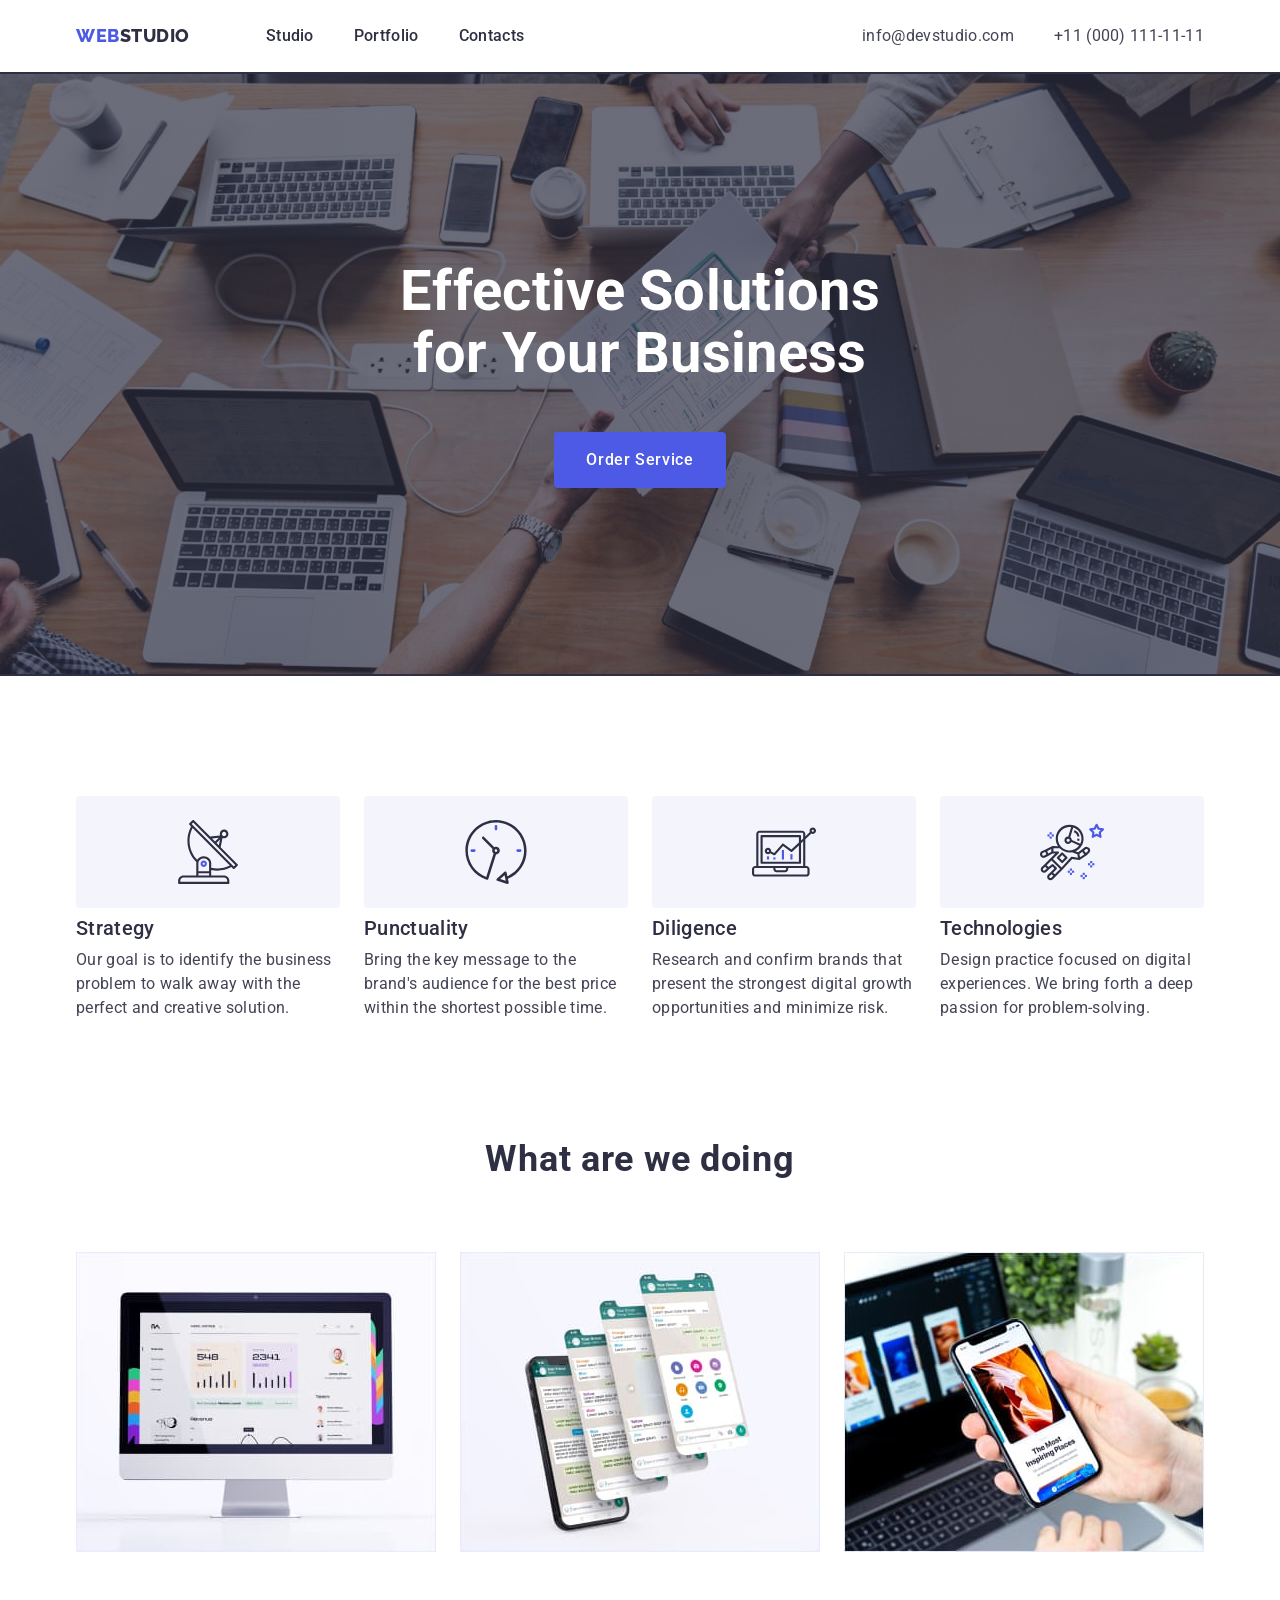
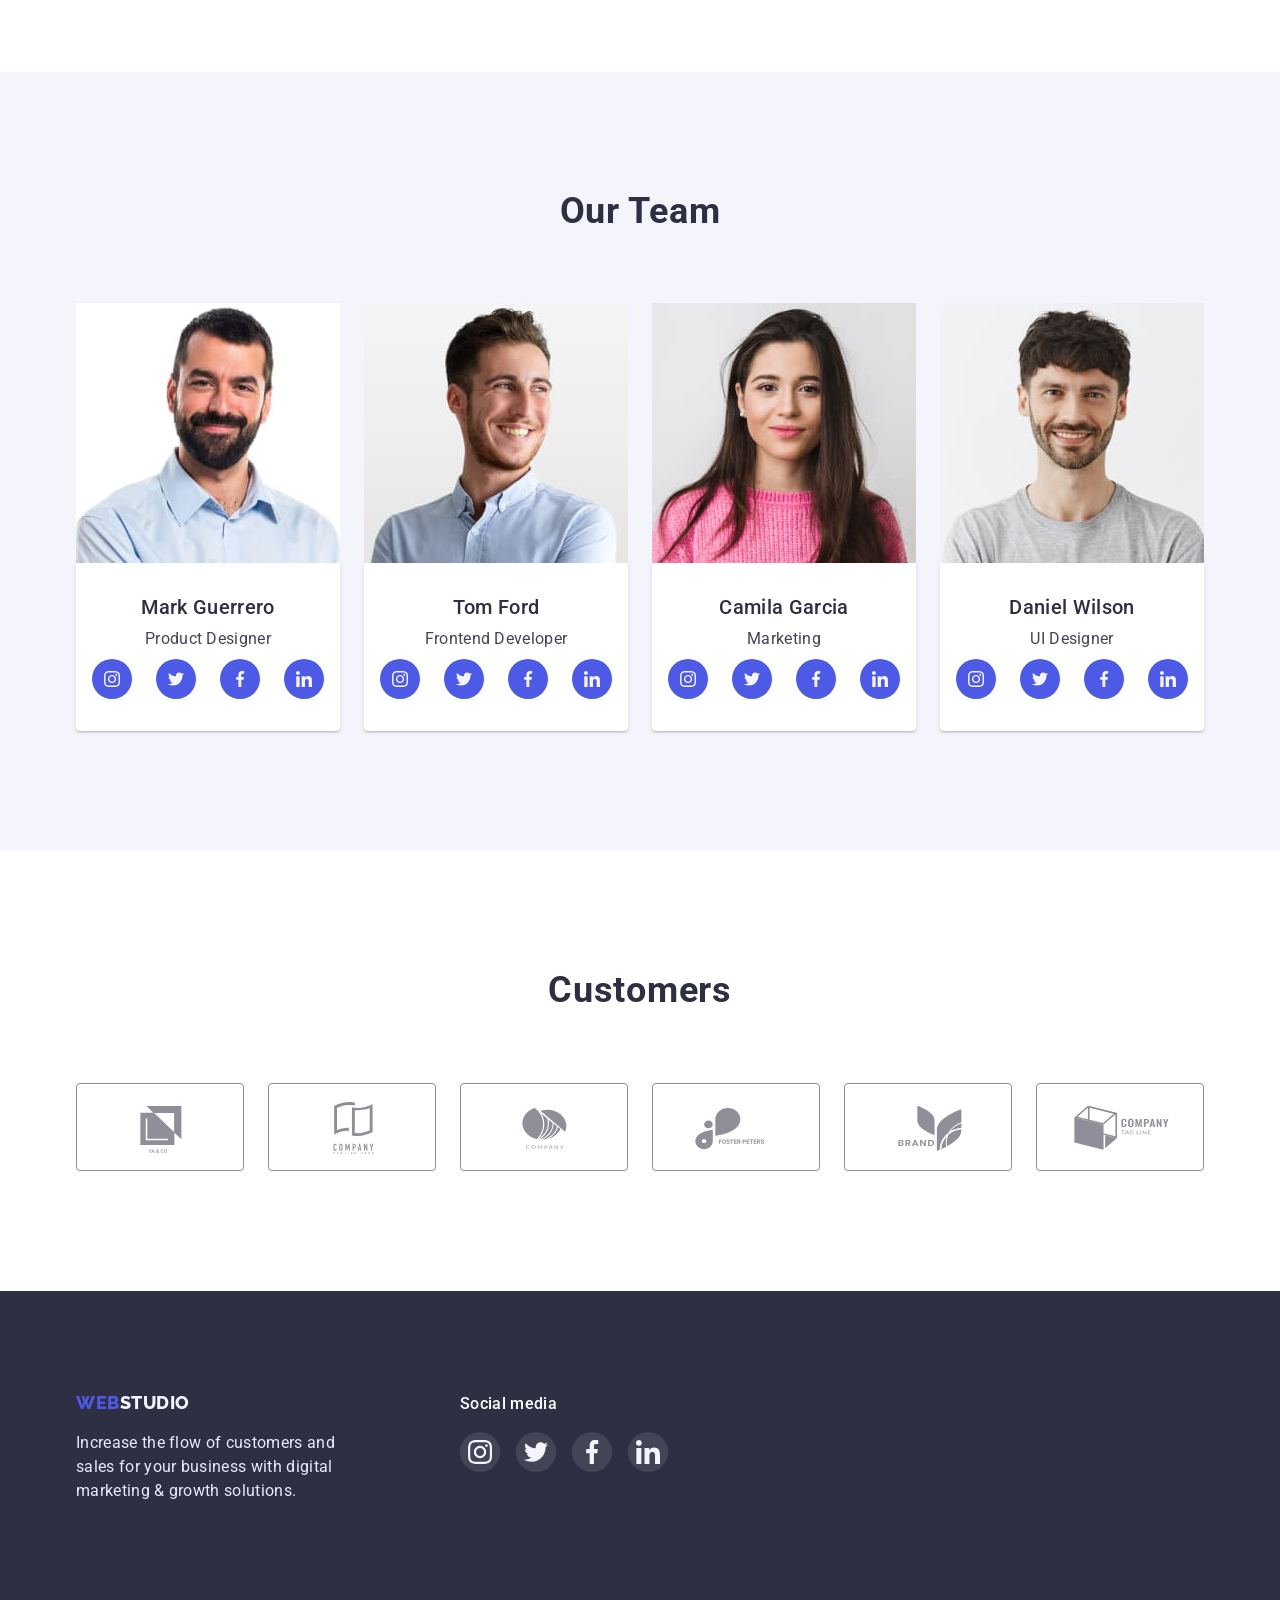
<file: index.html>
<!DOCTYPE html>
<html lang="en">
  <head>
    <meta charset="UTF-8" />
    <meta http-equiv="X-UA-Compatible" content="IE=edge" />
    <meta name="viewport" content="width=device-width, initial-scale=1.0" />
    <title>WebStudio</title>

    <link rel="preconnect" href="https://fonts.googleapis.com" />
    <link rel="preconnect" href="https://fonts.gstatic.com" crossorigin />
    <link
      href="https://fonts.googleapis.com/css2?family=Raleway:wght@800&family=Roboto:wght@400;500;700;900&display=swap"
      rel="stylesheet"
    />
    <link
      rel="stylesheet"
      href="https://cdn.jsdelivr.net/npm/modern-normalize@1.1.0/modern-normalize.min.css"
    />
    <link rel="stylesheet" href="./css/styles.css" />
  </head>
  <body>
    <!--header-->
    <header class="header">
      <div class="container heder-container">
        <nav class="nav">
          <a class="logo logo-header " href="">WEB<span class="logo-dark">STUDIO</span></a>
          <ul class="nav-list">
            <li class="nav-item"><a class="nav-link" href="">Studio</a></li>
            <li class="nav-item"><a class="nav-link" href="./portfolio.html">Portfolio</a></li>
            <li class="nav-item"><a class="nav-link" href="">Contacts</a></li>
          </ul>
        </nav>
        <address class="contact">
          <ul class="contact-list">
            <li class="contact-item">
              <a class="text contact-mail" href="mailto:info@devstudio.com">info@devstudio.com</a>
            </li>
            <li class="contact-item"><a class="text contact-tel" href="tel:+110001111111">+11 (000) 111-11-11</a></li>
          </ul>
        </address>
      </div>
    </header>
    <main>
      <!--hero-->
      <section class="hero">
        <div class="container">
          <h1 class="main-title">Effective Solutions for Your Business</h1>
          <button class="btn modal-btn" type="button">Order Service</button>
        </div>
      </section>

      <!--activity-company-->
      <section class="section activity-company">
        <div class="container">
          <h2 class="hidden-title">work</h2>
          <ul class="activity-company-list">
            <li class="activity-company-item">
              <div class="company-icon-box">
                <svg class="company-icon">
                  <use href="./images/icons.svg#antenna"></use>
                </svg>
              </div>
              <h3 class="suptitle activity-company-title">Strategy</h3>
              <p class="activity-company-text">
                Our goal is to identify the business problem to walk away with the perfect and
                creative solution.
              </p>
            </li>

            <li class="activity-company-item">
              <div class="company-icon-box">
                <svg class="company-icon">
                  <use href="./images/icons.svg#clock"></use>
                </svg>
              </div>
              <h3 class="suptitle activity-company-title">Punctuality</h3>
              <p class="activity-company-text">
                Bring the key message to the brand's audience for the best price within the shortest
                possible time.
              </p>
            </li>

            <li class="activity-company-item">
              <div class="company-icon-box">
                <svg class="company-icon">
                  <use href="./images/icons.svg#diagram"></use>
                </svg>
              </div>
              <h3 class="suptitle activity-company-title">Diligence</h3>
              <p class="activity-company-text">
                Research and confirm brands that present the strongest digital growth opportunities
                and minimize risk.
              </p>
            </li>

            <li class="activity-company-item">
              <div class="company-icon-box">
                <svg class="company-icon">
                  <use href="./images/icons.svg#astronaut"></use>
                </svg>
              </div>
              <h3 class="suptitle activity-company-title">Technologies</h3>
              <p class="activity-company-text">
                Design practice focused on digital experiences. We bring forth a deep passion for
                problem-solving.
              </p>
            </li>
          </ul>
        </div>
      </section>

      <!--work-->
      <section class="section our-work">
        <div class="container">
          <h2 class="title our-work-title">What are we doing</h2>
          <ul class="our-work-list">
            <li class="our-work-item">
              <img class="our-work-img" src="./images/job/pc.jpg" alt="photo" width="360" />
            </li>

            <li class="our-work-item">
              <img class="our-work-img" src="./images/job/telephone.jpg" alt="photo" width="360" />
            </li>

            <li class="our-work-item">
              <img class="our-work-img" src="./images/job/laptop.jpg" alt="photo" width="360" />
            </li>
          </ul>
        </div>
      </section>

      <!--team-->
      <section class="section team">
        <div class="container">
          <h2 class="title team-title">Our Team</h2>
          <ul class="team-list">
            <li class="team-item">
              <img class="team-img" src="./images/team/Product.jpg" alt="photo" width="264" />
              <div class="card-content card-team">
                <h3 class="suptitle developer-name">Mark Guerrero</h3>
                <p class="developer-descriptions">Product Designer</p>
                <ul class="social-list">
                  <li class="social-item">
                    <a href="" class="social-link">
                      <svg class="social-icon">
                        <use href="./images/icons.svg#instagram"></use>
                      </svg>
                    </a>
                  </li>
                  <li class="social-item">
                    <a href="" class="social-link">
                      <svg class="social-icon">
                        <use href="./images/icons.svg#twitter"></use>
                      </svg>
                    </a>
                  </li>
                  <li class="social-item">
                    <a href="" class="social-link">
                      <svg class="social-icon">
                        <use href="./images/icons.svg#facebook"></use>
                      </svg>
                    </a>
                  </li>
                  <li class="social-item">
                    <a href="" class="social-link">
                      <svg class="social-icon">
                        <use href="./images/icons.svg#linkedin"></use>
                      </svg>
                    </a>
                  </li>
                </ul>
              </div>
            </li>

            <li class="team-item">
              <img class="team-img" src="./images/team/Frontend.jpg" alt="photo" width="264" />
              <div class="card-content card-team">
                <h3 class="suptitle developer-name">Tom Ford</h3>
                <p class="developer-descriptions">Frontend Developer</p>
                <ul class="social-list">
                  <li class="social-item">
                    <a href="" class="social-link">
                      <svg class="social-icon">
                        <use href="./images/icons.svg#instagram"></use>
                      </svg>
                    </a>
                  </li>
                  <li class="social-item">
                    <a href="" class="social-link">
                      <svg class="social-icon">
                        <use href="./images/icons.svg#twitter"></use>
                      </svg>
                    </a>
                  </li>
                  <li class="social-item">
                    <a href="" class="social-link">
                      <svg class="social-icon">
                        <use href="./images/icons.svg#facebook"></use>
                      </svg>
                    </a>
                  </li>
                  <li class="social-item">
                    <a href="" class="social-link">
                      <svg class="social-icon">
                        <use href="./images/icons.svg#linkedin"></use>
                      </svg>
                    </a>
                  </li>
                </ul>
              </div>
            </li>

            <li class="team-item">
              <img class="team-img" src="./images/team/Marketing.jpg" alt="photo" width="264" />
              <div class="card-content card-team">
                <h3 class="suptitle developer-name">Camila Garcia</h3>
                <p class="developer-descriptions">Marketing</p>
                <ul class="social-list">
                  <li class="social-item">
                    <a href="" class="social-link">
                      <svg class="social-icon">
                        <use href="./images/icons.svg#instagram"></use>
                      </svg>
                    </a>
                  </li>
                  <li class="social-item">
                    <a href="" class="social-link">
                      <svg class="social-icon">
                        <use href="./images/icons.svg#twitter"></use>
                      </svg>
                    </a>
                  </li>
                  <li class="social-item">
                    <a href="" class="social-link">
                      <svg class="social-icon">
                        <use href="./images/icons.svg#facebook"></use>
                      </svg>
                    </a>
                  </li>
                  <li class="social-item">
                    <a href="" class="social-link">
                      <svg class="social-icon">
                        <use href="./images/icons.svg#linkedin"></use>
                      </svg>
                    </a>
                  </li>
                </ul>
              </div>
            </li>

            <li class="team-item">
              <img class="team-img" src="./images/team/UI.jpg" alt="photo" width="264" />
              <div class="card-content card-team">
                <h3 class="suptitle developer-name">Daniel Wilson</h3>
                <p class="developer-descriptions">UI Designer</p>
                <ul class="social-list">
                  <li class="social-item">
                    <a href="" class="social-link">
                      <svg class="social-icon">
                        <use href="./images/icons.svg#instagram"></use>
                      </svg>
                    </a>
                  </li>
                  <li class="social-item">
                    <a href="" class="social-link">
                      <svg class="social-icon">
                        <use href="./images/icons.svg#twitter"></use>
                      </svg>
                    </a>
                  </li>
                  <li class="social-item">
                    <a href="" class="social-link">
                      <svg class="social-icon">
                        <use href="./images/icons.svg#facebook"></use>
                      </svg>
                    </a>
                  </li>
                  <li class="social-item">
                    <a href="" class="social-link">
                      <svg class="social-icon">
                        <use href="./images/icons.svg#linkedin"></use>
                      </svg>
                    </a>
                  </li>
                </ul>
              </div>
            </li>
          </ul>
        </div>
      </section>
    </main>
    <!--customers-->
    <section class="section">
      <div class="container">
        <h2 class="title">Customers</h2>
        <ul class="customers-list">
          <li class="customers-item">
            <a class="customers-link" href="">
              <svg class="customers-icon">
                <use href="./images/icons.svg#logo"></use>
              </svg>
            </a>
          </li>
          <li class="customers-item">
            <a class="customers-link" href="">
              <svg class="customers-icon">
                <use href="./images/icons.svg#logo-first"></use>
              </svg>
            </a>
          </li>
          <li class="customers-item">
            <a class="customers-link" href="">
              <svg class="customers-icon">
                <use href="./images/icons.svg#logo-second"></use>
              </svg>
            </a>
          </li>
          <li class="customers-item">
            <a class="customers-link" href="">
              <svg class="customers-icon">
                <use href="./images/icons.svg#logo-third"></use>
              </svg>
            </a>
          </li>
          <li class="customers-item">
            <a class="customers-link" href="">
              <svg class="customers-icon">
                <use href="./images/icons.svg#logo-fourth"></use>
              </svg>
            </a>
          </li>
          <li class="customers-item">
            <a class="customers-link" href="">
              <svg class="customers-icon">
                <use href="./images/icons.svg#logo-fifth"></use>
              </svg>
            </a>
          </li>
        </ul>
      </div>
    </section>

    <!--footer-->
    <footer class="footer">
      <div class="container footer-container">
        <div class="container-logo">
          <a class="logo logo-footer" href="">WEB<span class="logo-withe">STUDIO</span></a>
          <p class="footer-text">
            Increase the flow of customers and sales for your business with digital marketing &
            growth solutions.
          </p>
        </div>
        <div class="Social media">
          <h2 class="footer-suptitle">Social media</h2>
          <ul class="footer-list-icon">
            <li class="footer-item-icon">
              <a class="footer-link-icon" href="">
                <svg class="footer-icon">
                  <use href="./images/icons.svg#instagram"></use>
                </svg>
              </a>
            </li>
            <li class="footer-item-icon">
              <a class="footer-link-icon" href="">
                <svg class="footer-icon">
                  <use href="./images/icons.svg#twitter"></use>
                </svg>
              </a>
            </li>
            <li class="footer-item-icon">
              <a class="footer-link-icon" href="">
                <svg class="footer-icon">
                  <use href="./images/icons.svg#facebook"></use>
                </svg>
              </a>
            </li>
            <li class="footer-item-icon">
              <a class="footer-link-icon" href="">
                <svg class="footer-icon">
                  <use href="./images/icons.svg#linkedin"></use>
                </svg>
              </a>
            </li>
          </ul>
        </div>
      </div>
    </footer>
  </body>
</html>
</file>
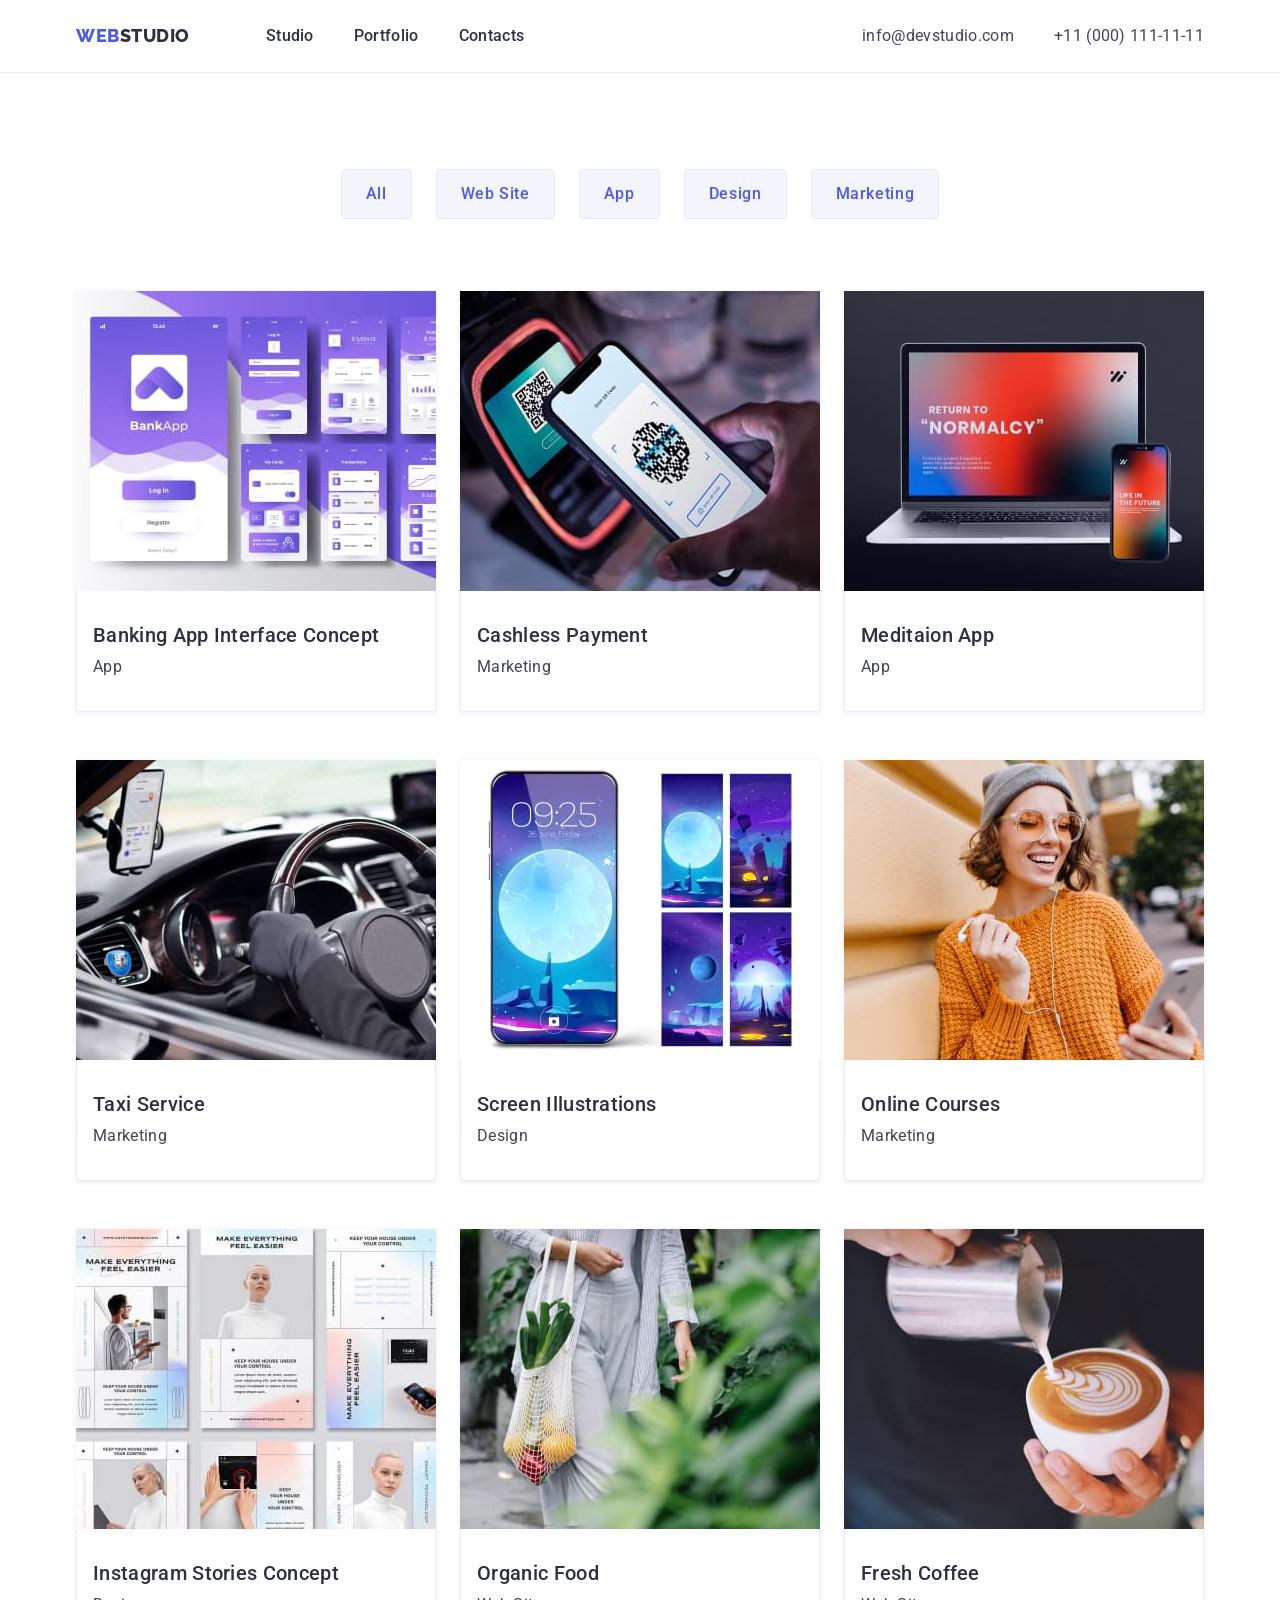
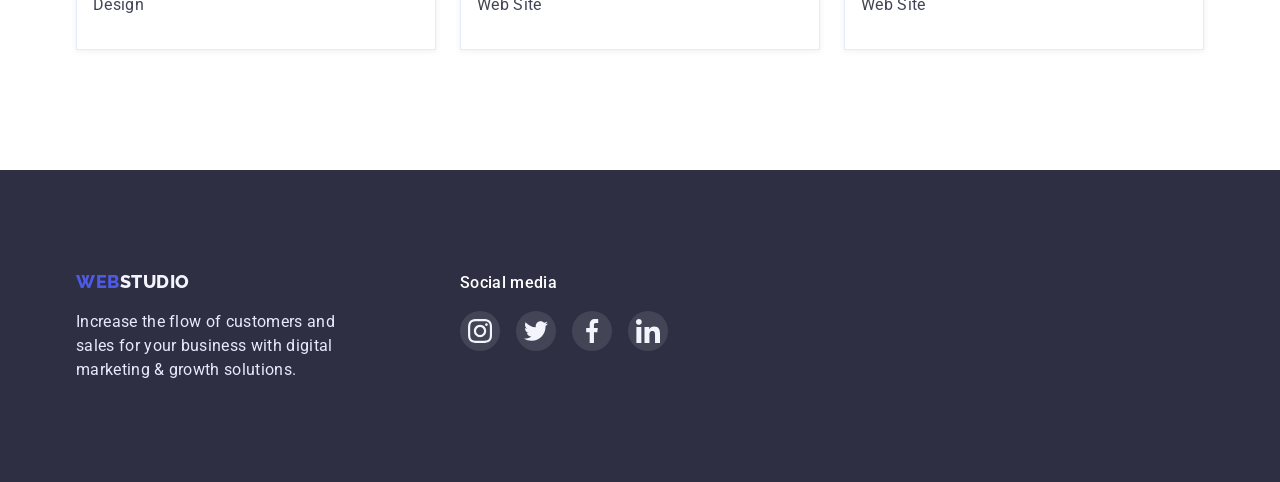
<file: portfolio.html>
<!DOCTYPE html>
<html lang="en">
  <head>
    <meta charset="UTF-8" />
    <meta http-equiv="X-UA-Compatible" content="IE=edge" />
    <meta name="viewport" content="width=device-width, initial-scale=1.0" />
    <title>Document</title>

    <link rel="preconnect" href="https://fonts.googleapis.com" />
    <link rel="preconnect" href="https://fonts.gstatic.com" crossorigin />
    <link
      href="https://fonts.googleapis.com/css2?family=Raleway:wght@800&family=Roboto:wght@400;500;700;900&display=swap"
      rel="stylesheet"
    />
    <link
      rel="stylesheet"
      href="https://cdn.jsdelivr.net/npm/modern-normalize@1.1.0/modern-normalize.min.css"
    />
    <link rel="stylesheet" href="./css/styles.css" />
  </head>
  <body>
    <!--header-->
    <header class="header border-header">
      <div class="container heder-container">
        <nav class="nav">
          <a class="logo logo-header" href="">WEB<span class="logo-dark">STUDIO</span></a>
          <ul class="nav-list">
            <li class="nav-item"><a class="nav-link" href="./index.html">Studio</a></li>
            <li class="nav-item"><a class="nav-link" href="">Portfolio</a></li>
            <li class="nav-item"><a class="nav-link" href="">Contacts</a></li>
          </ul>
        </nav>
        <address class="contact">
          <ul class="contact-list">
            <li class="contact-item">
              <a class="text contact-mail" href="mailto:info@devstudio.com">info@devstudio.com</a>
            </li>
            <li class="contact-item">
              <a class="text contact-tel" href="tel:+110001111111">+11 (000) 111-11-11</a>
            </li>
          </ul>
        </address>
      </div>
    </header>
    <main>
      <!--section-btn-->
      <section class="portfolio-section">
        <div class="container">
          <h1 class="hidden-title" hidden>About work</h1>
          <ul class="btn-list">
            <li class="btn-item">
              <button class="btn btn-text" type="button">All</button>
            </li>

            <li class="btn-item">
              <button class="btn btn-text" type="button">Web Site</button>
            </li>

            <li class="btn-item">
              <button class="btn btn-text" type="button">App</button>
            </li>

            <li class="btn-item">
              <button class="btn btn-text" type="button">Design</button>
            </li>

            <li class="btn-item">
              <button class="btn btn-text" type="button">Marketing</button>
            </li>
          </ul>

          <!--card-set-->
          <ul class="card-set">
            <li class="card-item">
              <div class="portfolio-card">
                <a class="card-link" href="">
                  <img src="./images/portfolio/bank.jpg" alt="photo" width="360" />
                  <div class="card-content portfolio-card-content">
                    <h2 class="suptitle">Banking App Interface Concept</h2>
                    <p class="card-text">App</p>
                  </div>
                </a>
              </div>
            </li>

            <li class="card-item">
              <div class="portfolio-card">
                <a class="card-link" href="">
                  <img src="./images/portfolio/tel.jpg" alt="photo" width="360" />
                  <div class="card-content portfolio-card-content">
                    <h2 class="suptitle">Cashless Payment</h2>
                    <p class="card-text">Marketing</p>
                  </div>
                </a>
              </div>
            </li>

            <li class="card-item">
              <div class="portfolio-card">
                <a class="card-link" href="">
                  <img src="./images/portfolio/note.jpg" alt="photo" width="360" />
                  <div class="card-content portfolio-card-content">
                    <h2 class="suptitle">Meditaion App</h2>
                    <p class="card-text">App</p>
                  </div>
                </a>
              </div>
            </li>

            <li class="card-item">
              <div class="portfolio-card">
                <a class="card-link" href="">
                  <img src="./images/portfolio/car.jpg" alt="photo" width="360" />
                  <div class="card-content portfolio-card-content">
                    <h2 class="suptitle">Taxi Service</h2>
                    <p class="card-text">Marketing</p>
                  </div>
                </a>
              </div>
            </li>

            <li class="card-item">
              <div class="portfolio-card">
                <a class="card-link" href="">
                  <img src="./images/portfolio/skrin.jpg" alt="photo" width="360" />
                  <div class="card-content portfolio-card-content">
                    <h2 class="suptitle">Screen Illustrations</h2>
                    <p class="card-text">Design</p>
                  </div>
                </a>
              </div>
            </li>

            <li class="card-item">
              <div class="portfolio-card">
                <a class="card-link" href="">
                  <img src="./images/portfolio/girl.jpg" alt="photo" width="360" />
                  <div class="card-content portfolio-card-content">
                    <h2 class="suptitle">Online Courses</h2>
                    <p class="card-text">Marketing</p>
                  </div>
                </a>
              </div>
            </li>

            <li class="card-item">
              <div class="portfolio-card">
                <a class="card-link" href="">
                  <img src="./images/portfolio/make.jpg" alt="photo" width="360" />
                  <div class="card-content portfolio-card-content">
                    <h2 class="suptitle">Instagram Stories Concept</h2>
                    <p class="card-text">Design</p>
                  </div>
                </a>
              </div>
            </li>

            <li class="card-item">
              <div class="portfolio-card">
                <a class="card-link" href="">
                  <img src="./images/portfolio/save.jpg" alt="photo" width="360" />
                  <div class="card-content portfolio-card-content">
                    <h2 class="suptitle">Organic Food</h2>
                    <p class="card-text">Web Site</p>
                  </div>
                </a>
              </div>
            </li>

            <li class="card-item">
              <div class="portfolio-card">
                <a class="card-link" href="">
                  <img src="./images/portfolio/milk.jpg" alt="photo" width="360" />
                  <div class="card-content portfolio-card-content">
                    <h2 class="suptitle">Fresh Coffee</h2>
                    <p class="card-text">Web Site</p>
                  </div>
                </a>
              </div>
            </li>
          </ul>
        </div>
      </section>
    </main>

    <!--footer-->
    <footer class="footer">
      <div class="container footer-container">
        <div class="container-logo">
          <a class="logo logo-footer" href="">WEB<span class="logo-withe">STUDIO</span></a>
          <p class="footer-text">
            Increase the flow of customers and sales for your business with digital marketing &
            growth solutions.
          </p>
        </div>
        <div class="Social media">
          <h2 class="footer-suptitle">Social media</h2>
          <ul class="footer-list-icon">
            <li class="footer-item-icon">
              <a class="footer-link-icon" href="">
                <svg class="footer-icon">
                  <use href="./images/icons.svg#instagram"></use>
                </svg>
              </a>
            </li>
            <li class="footer-item-icon">
              <a class="footer-link-icon" href="">
                <svg class="footer-icon">
                  <use href="./images/icons.svg#twitter"></use>
                </svg>
              </a>
            </li>
            <li class="footer-item-icon">
              <a class="footer-link-icon" href="">
                <svg class="footer-icon">
                  <use href="./images/icons.svg#facebook"></use>
                </svg>
              </a>
            </li>
            <li class="footer-item-icon">
              <a class="footer-link-icon" href="">
                <svg class="footer-icon">
                  <use href="./images/icons.svg#linkedin"></use>
                </svg>
              </a>
            </li>
          </ul>
        </div>
      </div>
    </footer>
  </body>
</html>
</file>
<file: css/styles.css>
:root {
  --primari-font: 'Roboto', sans-serif;
  --secondari-font: 'Raleway', sans-serif;

  --primari-text-color: #434455;
  --secondari-text-color: #2e2f42;

  --accent: #e7e9fc;
  --withe: #ffffff;
  --light: #f4f4fd;
  --Primary-brand: #4d5ae5;
  --Primary-brand-accent: #404bbf;
  --success: #31d0aa;
}

/*=====================reset============================================*/
h1,
h2,
h3,
h4,
p {
  margin-top: 0;
  margin-bottom: 0;
}

a {
  text-decoration: none;
}
ul {
  list-style: none;
  margin-top: 0;
  margin-bottom: 0;
  padding-left: 0;
}
img {
  display: block;
  max-width: 100%;
  height: auto;
}
button {
  cursor: pointer;
}

/*=====================================componets============================================*/

.section {
  padding-top: 120px;
  padding-bottom: 120px;
}
.container {
  max-width: 1158px;
  margin: 0 auto;
  padding: 0 15px;
}
.title {
  font-weight: 700;
  font-size: 36px;
  line-height: 1.1;
  text-align: center;
  letter-spacing: 0.02em;
  margin-bottom: 72px;
  color: var(--secondari-text-color);
}
.hidden-title {
  position: absolute;
  white-space: nowrap;
  width: 1px;
  height: 1px;
  overflow: hidden;
  border: 0;
  padding: 0;
  clip: rect(0 0 0 0);
  clip-path: inset(50%);
  margin: -1px;
}
.suptitle {
  font-weight: 500;
  font-size: 20px;
  line-height: 1.2;
  margin-bottom: 8px;
  color: var(--secondari-text-color);
}
.btn {
  font-weight: 500;
  font-size: 16px;
  line-height: 1.5;
  display: flex;
  align-items: center;
  text-align: center;
  letter-spacing: 0.04em;
  border-radius: 4px;
  align-content: center;
}
.card-content {
  padding: 32px 16px;
  background-color: var(--withe);
}
/*=======================================body=======================================*/
body {
  font-family: 'Roboto', sans-serif;
  color: var(--primari-text-color);
  background-color: var(--withe);
  font-size: 16px;
  line-height: 1.5;
  letter-spacing: 0.02em;
}
/*==================================logo styles====================================*/
.logo {
  font-family: var(--secondari-font);
  font-style: normal;
  font-weight: 800;
  font-size: 18px;
  line-height: 1.33;
  letter-spacing: 0.03em;

  color: var(--Primary-brand);
}
.logo-dark {
  color: var(--secondari-text-color);
  margin-right: 76px;
}
.logo-withe {
  color: var(--light);
  display: inline-block;
}
/*-----------HOVER--------------*/
.nav-link:hover,
.nav-link:focus,
.contact-mail:hover,
.contact-mail:focus,
.contact-tel:hover,
.contact-tel:focus {
  color: var(--Primary-brand-accent);
}
/*==================================heder====================================*/

.nav {
  margin-right: auto;
}
.heder-container,
.nav,
.nav-list {
  display: flex;
  align-items: center;
}
.logo-header {
  padding-top: 24px;
  padding-bottom: 24px;
}
.nav-list {
  gap: 40px;
}
.nav-link {
  font-weight: 500;
  font-size: 16px;
  line-height: 1.5;
  padding-top: 24px;
  padding-bottom: 24px;
  color: var(--secondari-text-color);
}
.contact-list {
  display: flex;
  align-items: center;
}
.contact-mail {
  display: inline-block;
  font-style: normal;
  color: inherit;
  margin-right: 40px;
  padding-top: 24px;
  padding-bottom: 24px;
}
.contact-tel {
  font-style: normal;
  color: inherit;
  padding-top: 24px;
  padding-bottom: 24px;
}
/*==================================hero====================================*/
.hero {
  max-width: 1440px;
  margin: auto;
  padding-top: 188px;
  padding-bottom: 188px;
  background-image: linear-gradient(rgba(46, 47, 66, 0.7), rgba(46, 47, 66, 0.7)),
    url(../images/hero/hero.jpg);
  background-color: #2e2f42;
  background-repeat: no-repeat;
  background-position: center;
}
.main-title {
  font-weight: 700;
  font-size: 56px;
  line-height: 1.11;
  max-width: 494px;
  margin: 0 auto;
  margin-bottom: 48px;
  color: var(--withe);
  text-align: center;
}
.modal-btn {
  padding: 16px 32px;
  color: var(--withe);
  background-color: var(--Primary-brand);
  margin-left: auto;
  margin-right: auto;
  border: none;
}
.modal-btn:hover,
.modal-btn:focus {
  background: var(--Primary-brand-accent);
  box-shadow: 0px 4px 4px rgba(0, 0, 0, 0.15);
}
/*===========================activity-company=====================================*/

.activity-company-list {
  display: flex;
  flex-wrap: wrap;
  column-gap: 24px;
}
.activity-company-item {
  flex-basis: calc((100% - 3 * 24px) / 4);
}
.company-icon-box {
  width: 264px;
  height: 112px;
  margin-bottom: 8px;
  display: flex;
  justify-content: center;
  align-items: center;

  background: var(--light);
  border-radius: 4px;
}
.company-icon {
  width: 64px;
  height: 64px;
}
/*-----------------------------work--------------------------------------------------*/
.our-work {
  padding-top: 0px;
}
.our-work-list {
  display: flex;
  flex-wrap: wrap;
  column-gap: 24px;
}
.our-work-item {
  flex-basis: calc((100% - 2 * 24px) / 3);
}

/*-----------------------------team---------------------------------------------------*/
.team {
  background-color: var(--light);
}
.team-list {
  display: flex;
  flex-wrap: wrap;
  gap: 24px;
}
.team-item {
  flex-basis: calc((100% - 3 * 24px) / 4);
}
.card-team {
  box-shadow: 0px 1px 6px rgba(46, 47, 66, 0.08), 0px 1px 1px rgba(46, 47, 66, 0.16),
    0px 2px 1px rgba(46, 47, 66, 0.08);
  border-radius: 0px 0px 4px 4px;
}
.developer-name {
  text-align: center;
}
.developer-descriptions {
  text-align: center;
  margin-bottom: 8px;
}
/*==================================social=====================================*/
.social-list {
  display: flex;
  justify-content: center;
  gap: 24px;
}

.social-item {
  width: 40px;
  height: 40px;
}
.social-link {
  width: 100%;
  height: 100%;
  display: flex;
  justify-content: center;
  align-items: center;
  background-color: var(--Primary-brand);
  border-radius: 50%;
  fill: var(--light);
}
.social-link:hover,
.social-link :focus {
  background-color: var(--Primary-brand-accent);
}
.social-icon {
  width: 16px;
  height: 16px;
}
/*==================================customers=====================================*/
.customers-list {
  display: flex;
  justify-content: center;
  gap: 24px;
}
.customers-item {
  width: 168px;
  height: 88px;
}
.customers-link {
  width: 100%;
  height: 100%;
  display: flex;
  justify-content: center;
  align-items: center;
  border: 1px solid #8e8f99;
  border-radius: 4px;
  fill: #8e8f99;
}
.customers-link:hover,
.customers-link:focus {
  border-color: var(--Primary-brand-accent);
}
.customers-icon {
  width: 104px;
  height: 56px;
}
.customers-link:hover .customers-icon,
.customers-link:focus .customers-icon {
  fill: var(--Primary-brand-accent);
}

/*==================================footer====================================*/
.footer {
  background-color: #2e2f42;
  padding-top: 100px;
  padding-bottom: 100px;
}
.footer-container {
  display: flex;
  align-items: baseline;
}
.container-logo {
  margin-right: 120px;
}
.logo-footer {
  display: block;
  margin-bottom: 16px;
}

.footer-text {
  max-width: 264px;
  color: var(--accent);
}
/*==============================footer-icon==========================*/

.footer-suptitle {
  font-weight: 500;
  font-size: 16px;
  line-height: 1.5;
  letter-spacing: 0.02em;

  color: var(--withe);
  margin-bottom: 16px;
}
.footer-list-icon {
  display: flex;
  gap: 16px;
}
.footer-item-icon {
  width: 40px;
  height: 40px;
}
.footer-link-icon {
  width: 100%;
  height: 100%;
  display: flex;
  justify-content: center;
  align-items: center;

  background: rgba(255, 255, 255, 0.1);
  border-radius: 50%;
  fill: var(--light);
}
.footer-link-icon:hover,
.footer-link-icon:focus {
  background-color: var(--success);
}
.footer-icon {
  width: 24px;
  height: 24px;
}

/*================///////////////////////////////======portfolio=========////////////////=================*/
.border-header {
  border-bottom: 1px solid var(--accent);
}

.portfolio-section {
  padding-top: 96px;
  padding-bottom: 120px;
}
.btn-list {
  display: flex;
  justify-content: center;
  gap: 24px;
  margin-bottom: 72px;
}
.btn-text {
  padding: 12px 24px;
  border: 1px solid var(--accent);
  background: var(--light);
  color: var(--Primary-brand);
}
.btn-text:focus,
.btn-text:hover {
  background: var(--Primary-brand-accent);
  color: var(--withe);
  box-shadow: 0px 3px 1px rgba(0, 0, 0, 0.1), 0px 2px 1px rgba(0, 0, 0, 0.08),
    0px 2px 2px rgba(0, 0, 0, 0.12);
}
.portfolio-card {
  box-shadow: 0px 1px 6px rgba(46, 47, 66, 0.08);
}
.portfolio-card:hover,
.portfolio-card:focus {
  box-shadow: 0px 1px 6px rgba(46, 47, 66, 0.08), 0px 1px 1px rgba(46, 47, 66, 0.16),
    0px 2px 1px rgba(46, 47, 66, 0.08);
}
.portfolio-card-content {
  border: 1px solid var(--accent);
  border-top: none;
}
/*======================card-set=====================*/
.card-set {
  display: flex;
  flex-wrap: wrap;
  column-gap: 24px;
  row-gap: 48px;
}
.card-item {
  flex-basis: calc((100% - 2 * 24px) / 3);
}
.card-text {
  color: var(--primari-text-color);
}
/*
.project-item * {
  outline: 1px solid tomato;
  }
  */
</file>
